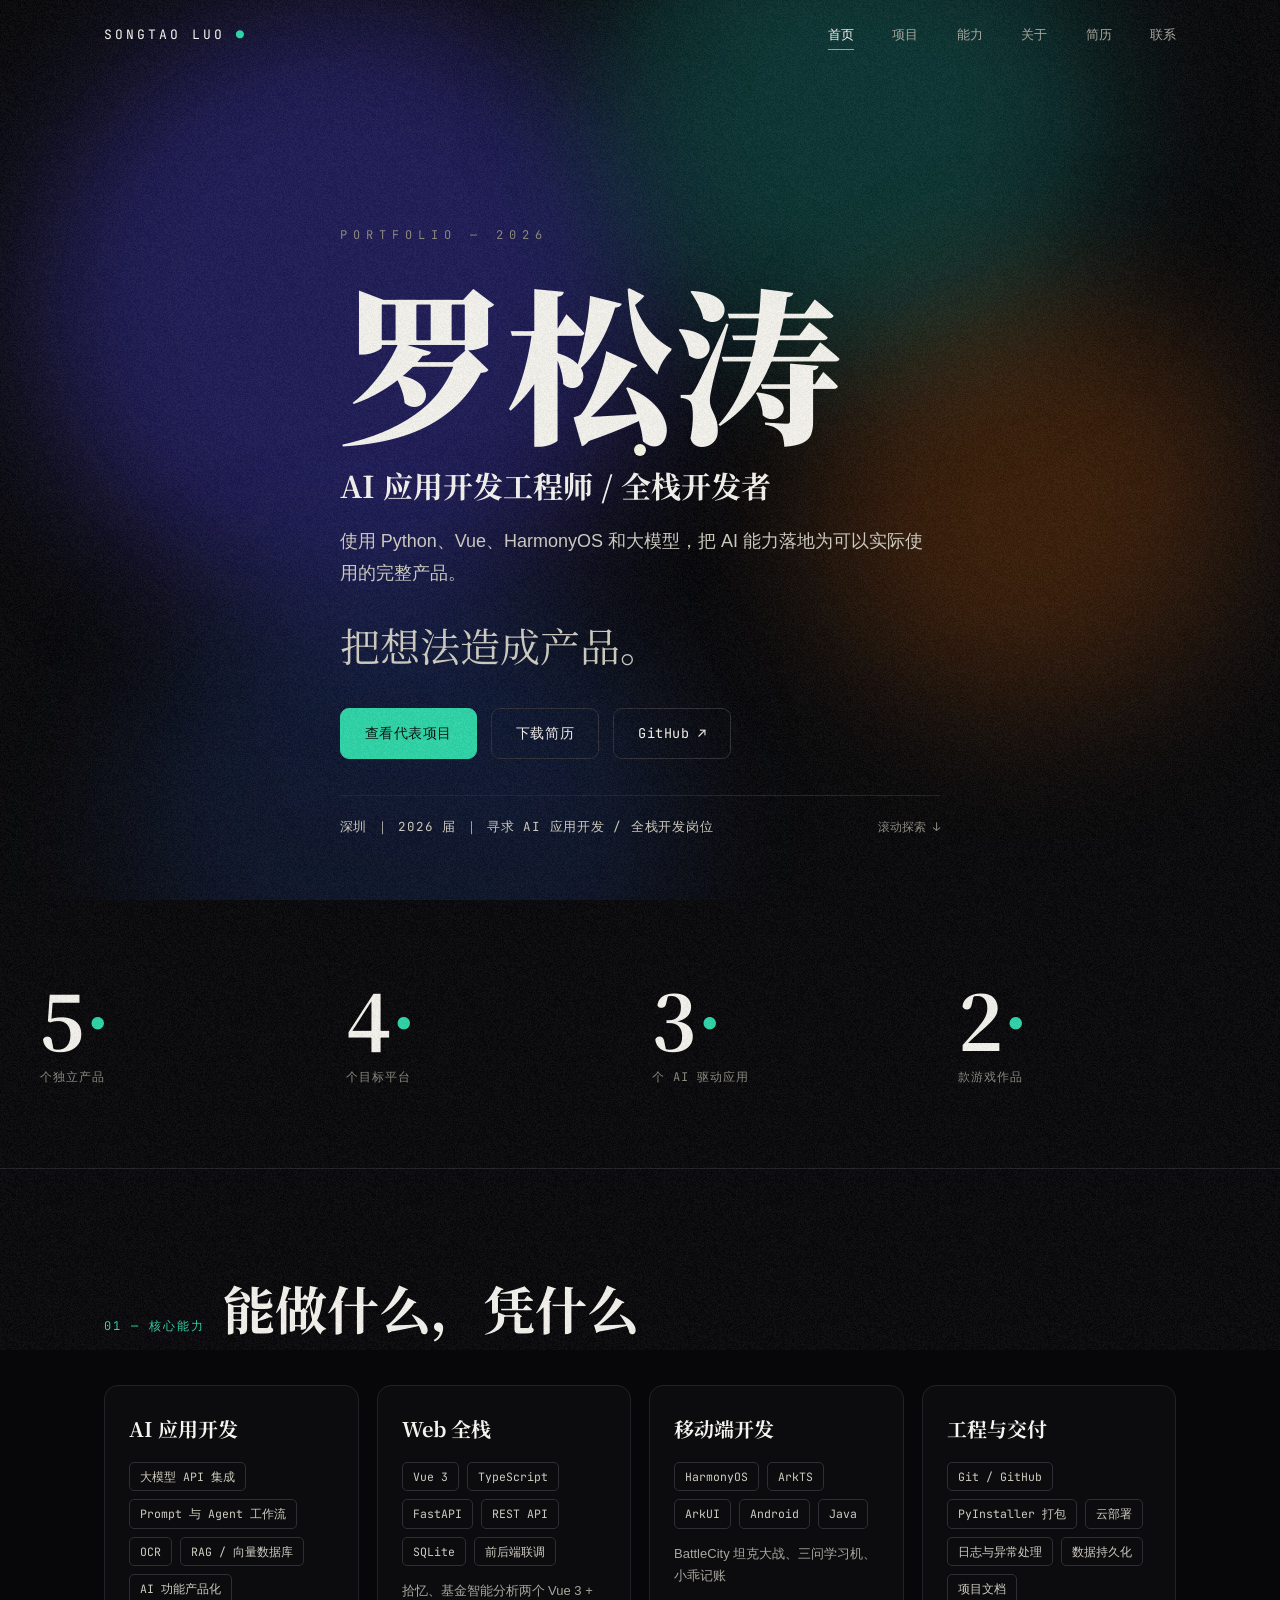
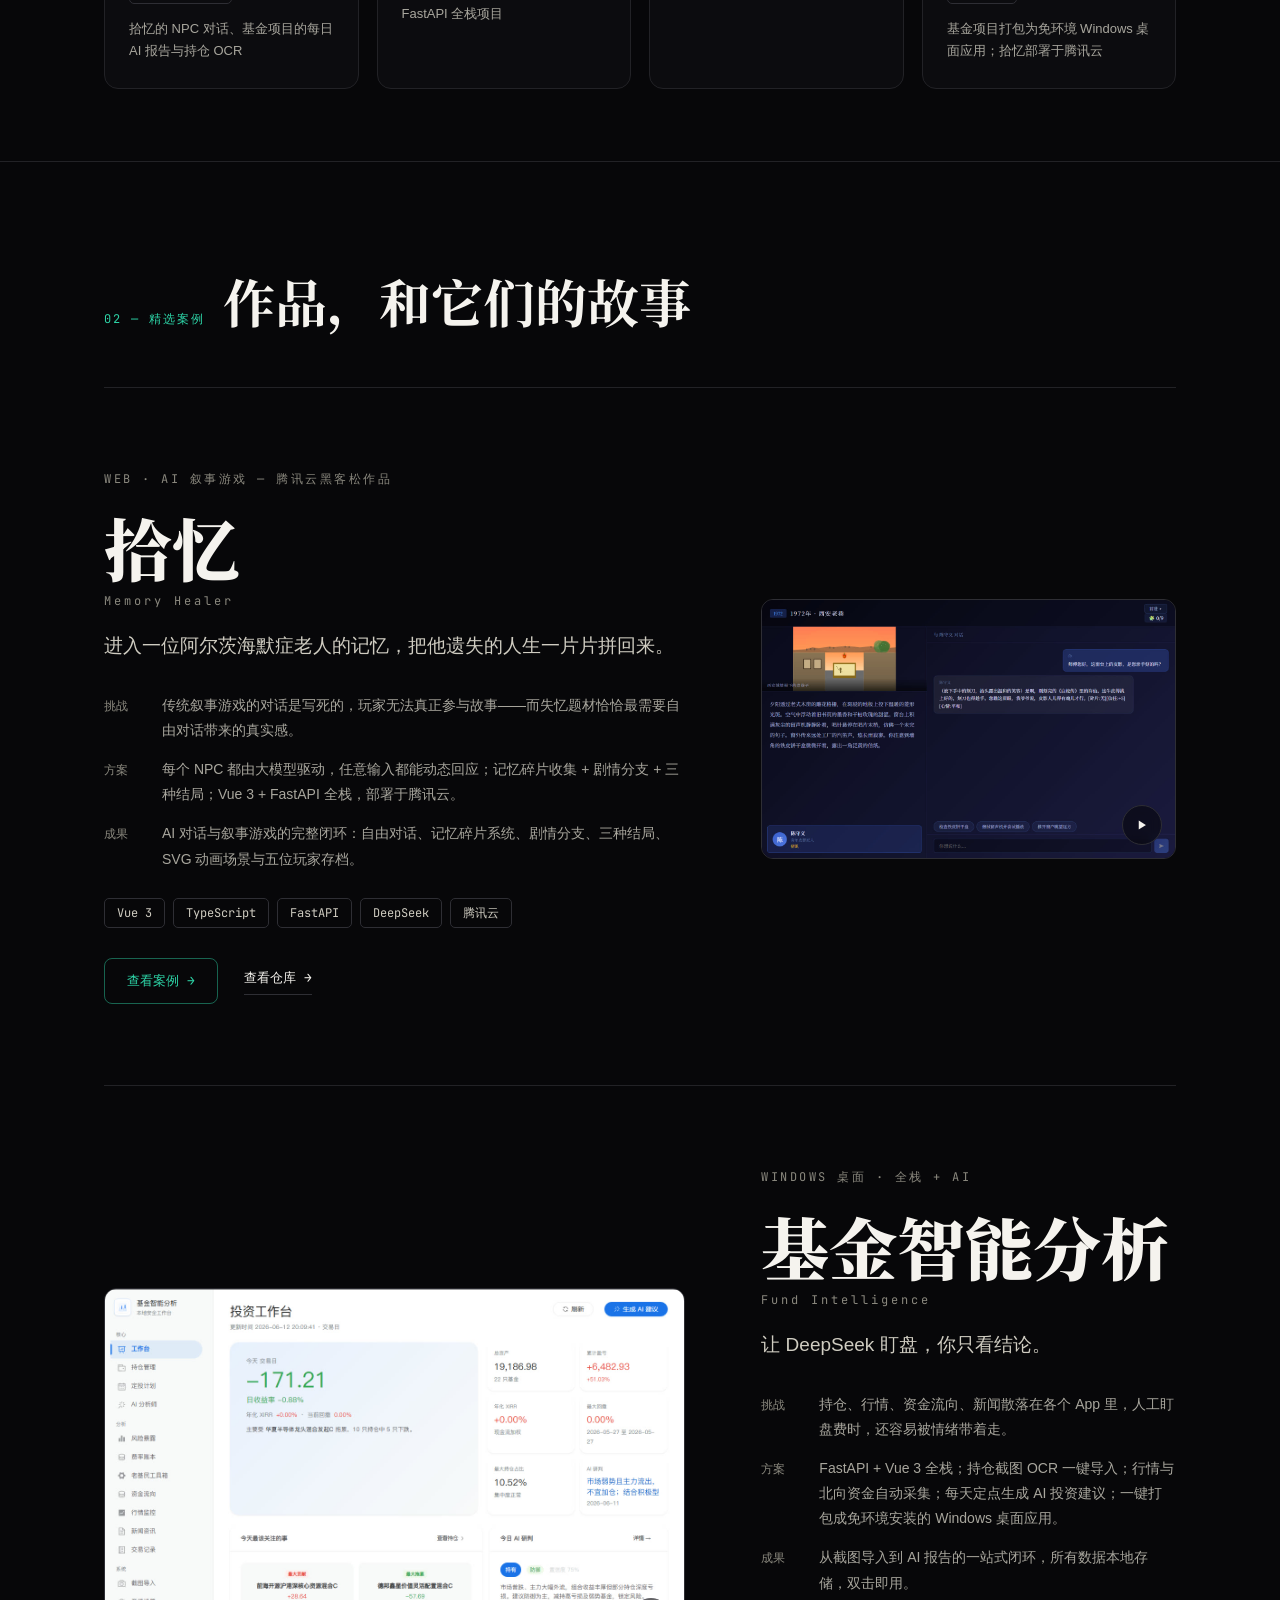
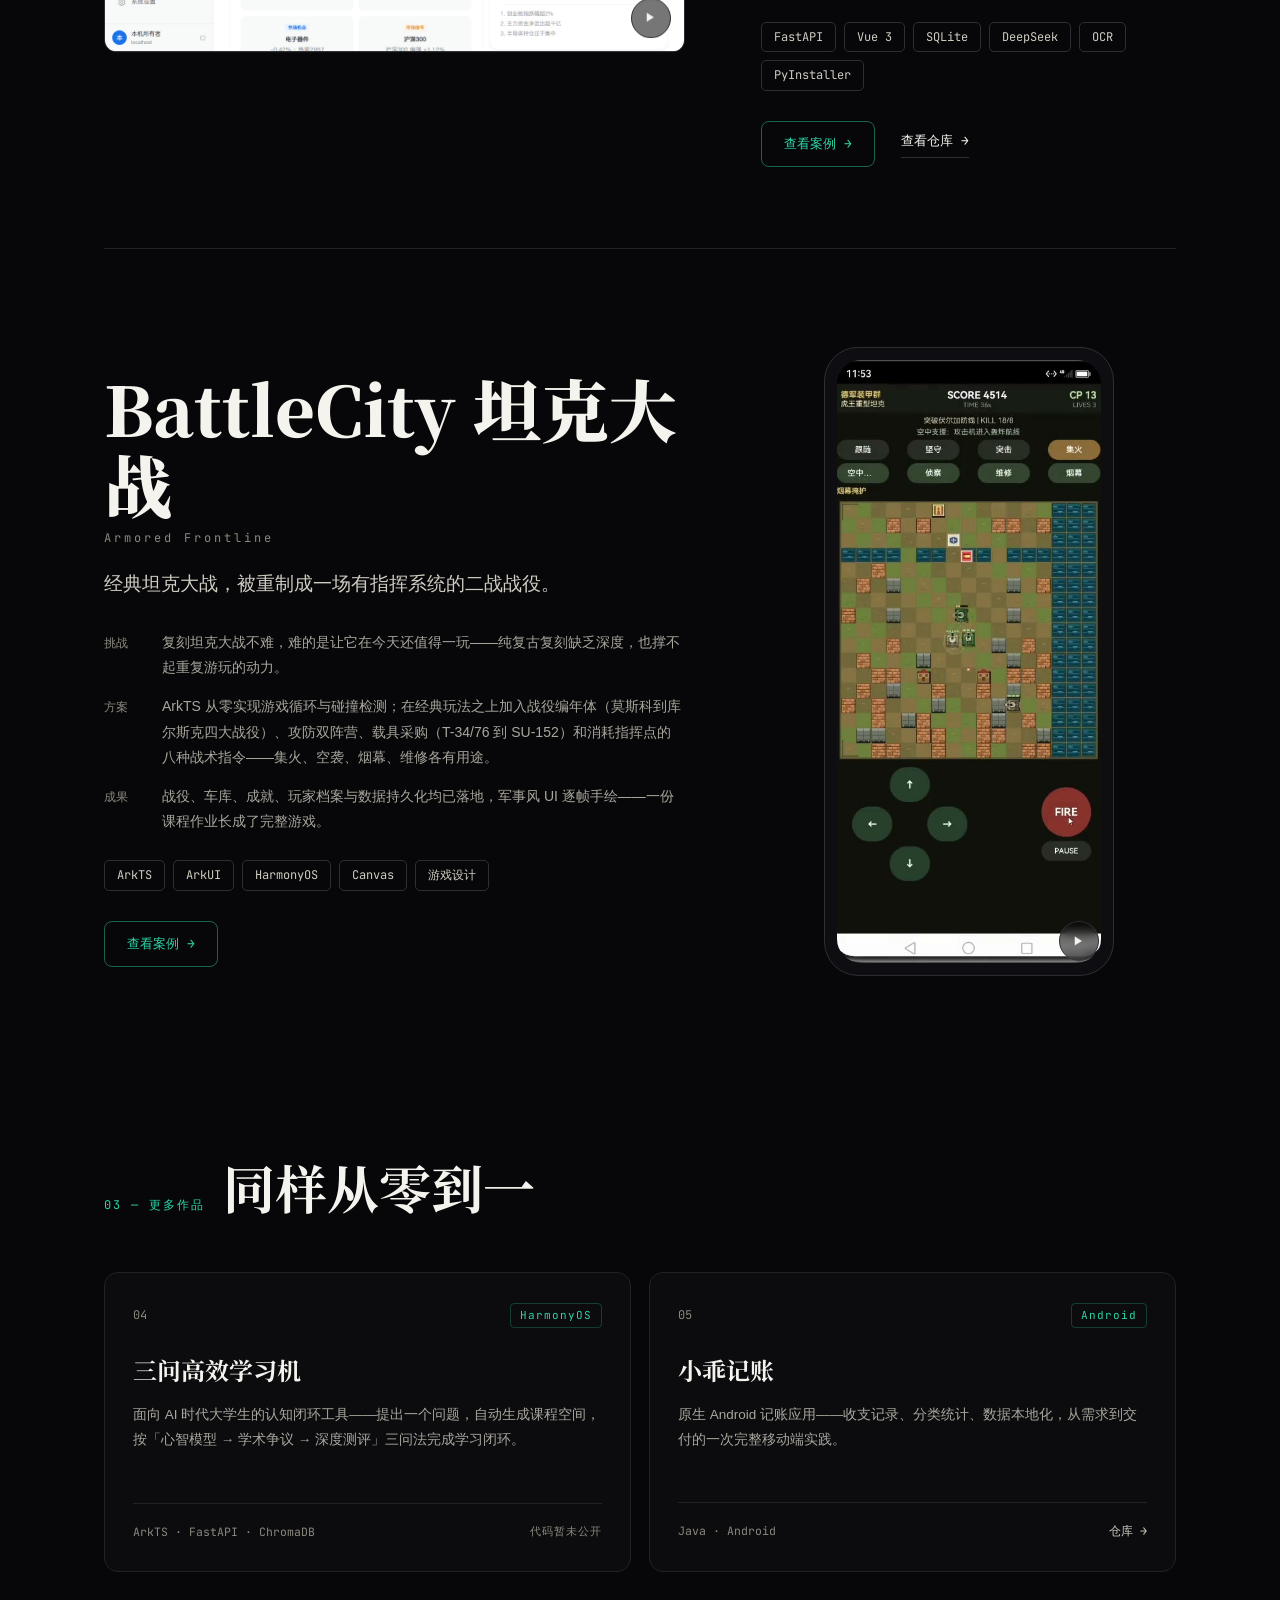
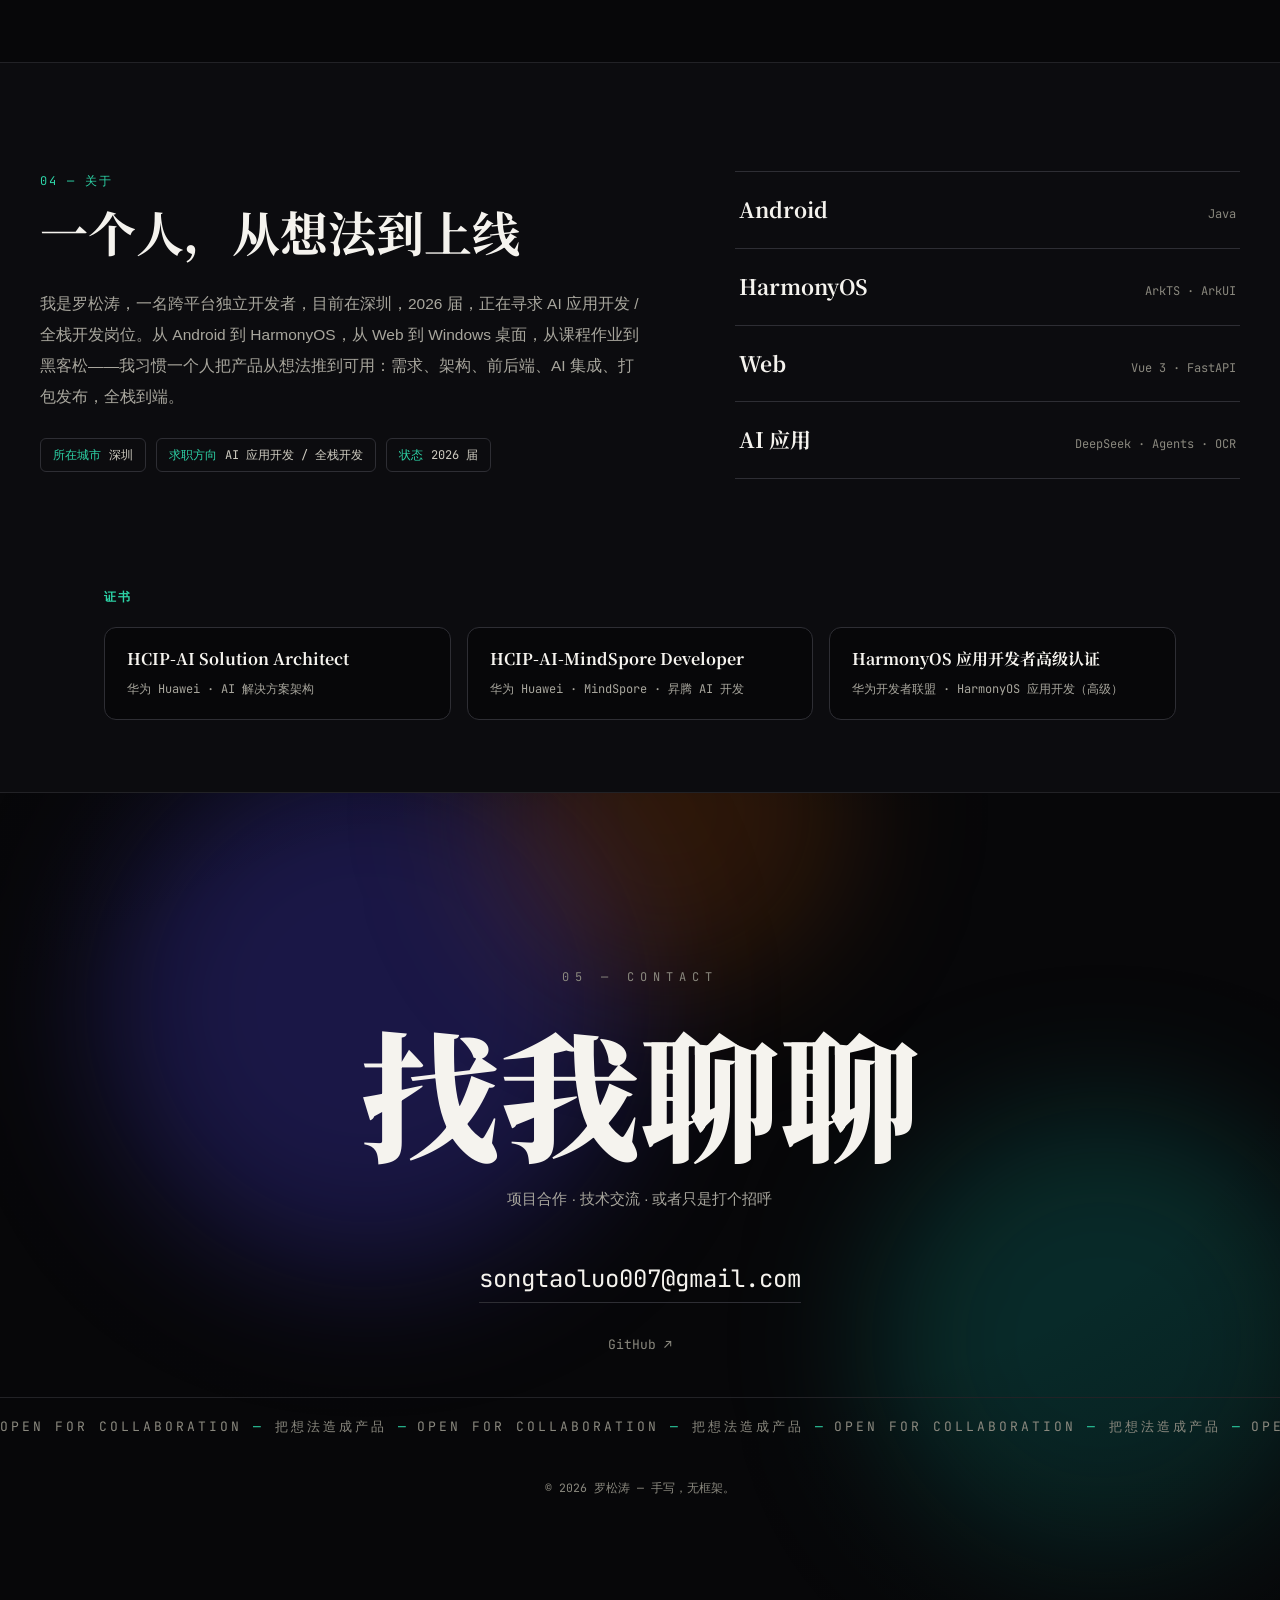
<file: index.html>
<!DOCTYPE html>
<html lang="zh-CN">
<head>
<meta charset="UTF-8">
<meta name="viewport" content="width=device-width, initial-scale=1.0">
<title>罗松涛 — AI 应用开发工程师 / 全栈开发者</title>
<meta name="description" content="罗松涛的个人作品集：AI 应用开发与全栈工程师，用 Python、Vue、HarmonyOS 和大模型把想法落地为可用产品。深圳 · 2026 届。">
<meta name="author" content="罗松涛 Songtao Luo">
<meta name="robots" content="index, follow">
<meta name="theme-color" content="#070709">
<link rel="canonical" href="https://songtaoluo007-maker.github.io/">
<meta property="og:type" content="website">
<meta property="og:site_name" content="罗松涛 · 作品集">
<meta property="og:title" content="罗松涛 — AI 应用开发工程师 / 全栈开发者">
<meta property="og:description" content="用 Python、Vue、HarmonyOS 和大模型把想法落地为可用产品。深圳 · 2026 届，寻求 AI 应用开发 / 全栈开发岗位。">
<meta property="og:url" content="https://songtaoluo007-maker.github.io/">
<meta property="og:image" content="https://songtaoluo007-maker.github.io/images/og-cover.jpg">
<meta name="twitter:card" content="summary_large_image">
<meta name="twitter:title" content="罗松涛 — AI 应用开发工程师 / 全栈开发者">
<meta name="twitter:description" content="用 Python、Vue、HarmonyOS 和大模型把想法落地为可用产品。深圳 · 2026 届。">
<meta name="twitter:image" content="https://songtaoluo007-maker.github.io/images/og-cover.jpg">
<script type="application/ld+json">
{
  "@context": "https://schema.org",
  "@graph": [
    {
      "@type": "Person",
      "name": "罗松涛",
      "alternateName": "Songtao Luo",
      "url": "https://songtaoluo007-maker.github.io/",
      "email": "mailto:songtaoluo007@gmail.com",
      "jobTitle": "AI 应用开发工程师 / 全栈开发者",
      "sameAs": ["https://github.com/songtaoluo007-maker"],
      "knowsAbout": ["AI 应用开发", "大模型应用", "Prompt 与 Agent", "Python", "FastAPI", "Vue 3", "TypeScript", "HarmonyOS", "ArkTS", "Android"]
    },
    {
      "@type": "WebSite",
      "name": "罗松涛 · 作品集",
      "url": "https://songtaoluo007-maker.github.io/"
    },
    {
      "@type": "ProfilePage",
      "name": "罗松涛 — 个人作品集",
      "url": "https://songtaoluo007-maker.github.io/"
    }
  ]
}
</script>
<link rel="icon" href="data:image/svg+xml,<svg xmlns='http://www.w3.org/2000/svg' viewBox='0 0 100 100'><circle cx='50' cy='50' r='40' fill='%232dd4a7'/></svg>">
<link rel="preconnect" href="https://fonts.googleapis.com">
<link rel="preconnect" href="https://fonts.gstatic.com" crossorigin>
<link href="https://fonts.googleapis.com/css2?family=JetBrains+Mono:wght@400;500&family=Noto+Serif+SC:wght@400;700;900&display=swap" rel="stylesheet">
<link rel="stylesheet" href="assets/css/main.css">
</head>
<body>
<a class="skip" href="#app">跳到主内容</a>
<div class="cur" id="cur"></div>
<div class="grain" id="grain"></div>
<nav id="nav" aria-label="主导航"><div class="bar">
  <a href="#top" class="logo" id="logo" aria-label="罗松涛 — 回到顶部"></a>
  <button class="nav-toggle" id="navToggle" type="button" aria-label="打开菜单" aria-expanded="false" aria-controls="navLinks">
    <span></span><span></span><span></span>
  </button>
  <div class="links" id="navLinks"></div>
</div></nav>
<main id="app" tabindex="-1"></main>

<script src="content.js"></script>
<script src="assets/js/aurora.js"></script>
<script src="assets/js/video.js"></script>
<script src="assets/js/app.js"></script>
</body>
</html>
</file>
<file: assets/css/main.css>
:root{
  --bg:#070709; --bg2:#0c0c0f; --panel:#101014;
  --ink:#f5f3ee; --ink2:#cfccc1; --mut:#a8a69d; --dim:#8a887e;
  --line:#222226; --line2:#2e2e34;
  --accent:#2dd4a7;
  --serif:'Noto Serif SC',Georgia,serif;
  --mono:'JetBrains Mono',ui-monospace,'SFMono-Regular',Consolas,monospace;
  --sans:-apple-system,BlinkMacSystemFont,'Segoe UI','PingFang SC','Hiragino Sans GB','Microsoft YaHei',sans-serif;
  --ease:cubic-bezier(.22,.61,.36,1);
}
*{margin:0;padding:0;box-sizing:border-box}
html{scroll-behavior:smooth}
body{background:var(--bg);color:var(--ink);font-family:var(--sans);font-size:16px;line-height:1.7;overflow-x:hidden;-webkit-font-smoothing:antialiased}
::selection{background:var(--accent);color:#06120e}
a{color:inherit;text-decoration:none}
.mono{font-family:var(--mono)}
.wrap{max-width:1200px;margin:0 auto;padding:0 clamp(20px,5vw,64px)}

.grain{position:fixed;inset:-50%;width:200%;height:200%;z-index:90;pointer-events:none;opacity:.05;animation:grain 8s steps(10) infinite}
@keyframes grain{0%,100%{transform:translate(0,0)}10%{transform:translate(-5%,-10%)}20%{transform:translate(-15%,5%)}30%{transform:translate(7%,-25%)}40%{transform:translate(-5%,25%)}50%{transform:translate(-15%,10%)}60%{transform:translate(15%,0)}70%{transform:translate(0,15%)}80%{transform:translate(3%,35%)}90%{transform:translate(-10%,10%)}}

.cur{display:none}
@media(pointer:fine){
  html.custom-cursor,html.custom-cursor a,html.custom-cursor button{cursor:none}
  html.custom-cursor .cur{display:block;position:fixed;left:0;top:0;width:12px;height:12px;border-radius:50%;background:#fff;mix-blend-mode:difference;pointer-events:none;z-index:300;transform:translate(-50%,-50%);transition:width .3s var(--ease),height .3s var(--ease),opacity .3s}
  html.custom-cursor .cur.big{width:52px;height:52px}
}

nav{position:fixed;top:0;left:0;right:0;z-index:100;transition:background .4s,border-color .4s;border-bottom:1px solid transparent}
nav.scrolled{background:rgba(7,7,9,.78);backdrop-filter:blur(14px);-webkit-backdrop-filter:blur(14px);border-bottom-color:var(--line)}
nav .bar{display:flex;justify-content:space-between;align-items:center;padding:20px clamp(20px,5vw,64px);max-width:1200px;margin:0 auto}
nav .logo{font-family:var(--mono);font-size:13px;letter-spacing:3px;color:var(--ink)}
nav .logo b{color:var(--accent);font-weight:400}
nav .links{display:flex;gap:clamp(18px,3vw,40px)}
nav .links a{font-size:13px;color:var(--mut);position:relative;padding:4px 0;transition:color .3s}
nav .links a::after{content:"";position:absolute;left:0;bottom:0;width:0;height:1px;background:var(--accent);transition:width .35s var(--ease)}
nav .links a:hover{color:var(--ink)}
nav .links a:hover::after{width:100%}

.hero{position:relative;min-height:100svh;display:flex;flex-direction:column;justify-content:flex-end;overflow:hidden}
.hero canvas{position:absolute;inset:0;width:100%;height:100%}
.hero::before,.contact::before{content:"";position:absolute;inset:0;z-index:1;pointer-events:none;background:radial-gradient(ellipse 120% 95% at 50% 38%,transparent 38%,rgba(7,7,9,.72) 100%)}
.hero .inner{position:relative;z-index:2;padding-bottom:clamp(36px,7vh,84px)}
.kicker{font-family:var(--mono);font-size:12px;letter-spacing:6px;color:var(--dim);margin-bottom:clamp(18px,3vh,32px)}
.hero h1{font-family:var(--serif);font-weight:900;font-size:clamp(64px,13vw,168px);line-height:1.04;letter-spacing:.01em;margin-bottom:14px}
.hero .tag{font-family:var(--serif);font-weight:400;font-size:clamp(22px,3.4vw,40px);color:var(--ink2);margin-bottom:clamp(28px,5vh,56px)}
.hero .foot{display:flex;justify-content:space-between;align-items:flex-end;gap:16px;border-top:1px solid var(--line);padding-top:20px}
.hero .foot .sub{font-family:var(--mono);font-size:12.5px;color:var(--dim);letter-spacing:.06em}
.hero .foot .hint{font-family:var(--mono);font-size:12px;color:var(--dim);white-space:nowrap}
.hero .foot .hint i{display:inline-block;animation:bob 2.2s var(--ease) infinite}
@keyframes bob{0%,100%{transform:translateY(0)}50%{transform:translateY(5px)}}

.stats{border-bottom:1px solid var(--line);background:var(--bg)}
.stats .grid{display:grid;grid-template-columns:repeat(4,1fr);gap:24px;padding:clamp(48px,9vh,96px) 0}
.stat .num{font-family:var(--serif);font-weight:700;font-size:clamp(44px,6vw,76px);line-height:1;color:var(--ink)}
.stat .num em{font-style:normal;color:var(--accent)}
.stat .lbl{font-family:var(--mono);font-size:12px;color:var(--dim);margin-top:10px;letter-spacing:.08em}

.sec-head{display:flex;align-items:baseline;gap:18px;padding:clamp(72px,12vh,140px) 0 clamp(36px,6vh,64px)}
.sec-head .idx{font-family:var(--mono);font-size:12px;color:var(--accent);letter-spacing:2px}
.sec-head h2{font-family:var(--serif);font-weight:700;font-size:clamp(30px,4.4vw,52px);line-height:1.2}

.case{display:grid;grid-template-columns:minmax(0,7fr) minmax(0,5fr);gap:clamp(32px,6vw,88px);align-items:center;padding:clamp(48px,9vh,110px) 0;border-top:1px solid var(--line)}
.case.flip .txt{order:2}
.case.flip .vis{order:1}
.case .tag{font-family:var(--mono);font-size:12px;color:var(--dim);letter-spacing:2.5px;margin-bottom:20px}
.case h3{font-family:var(--serif);font-weight:900;font-size:clamp(40px,5.6vw,68px);line-height:1.12}
.case .en{font-family:var(--mono);font-size:12px;color:var(--dim);letter-spacing:3px;margin:6px 0 18px}
.case .pos{font-size:clamp(16px,1.8vw,19px);color:var(--ink2);line-height:1.75;margin-bottom:30px}
.case .row{display:flex;gap:16px;margin-bottom:14px}
.case .row .k{font-family:var(--mono);font-size:12px;color:var(--dim);flex-shrink:0;width:42px;padding-top:3px}
.case .row .v{font-size:14px;color:var(--mut);line-height:1.8}
.case .pills{display:flex;flex-wrap:wrap;gap:8px;margin:26px 0 30px}
.case .pills span{font-family:var(--mono);font-size:12px;color:var(--ink2);border:1px solid var(--line2);border-radius:5px;padding:4px 12px}
.case .lnks{display:flex;align-items:center;gap:26px;flex-wrap:wrap}
.case .lnk{font-family:var(--mono);font-size:13px;color:var(--ink);display:inline-flex;align-items:center;gap:8px;border-bottom:1px solid var(--line2);padding-bottom:5px;transition:border-color .3s,color .3s}
.case .lnk:hover{color:var(--accent);border-color:var(--accent)}
.btn-demo{font-family:var(--mono);font-size:13px;color:var(--accent);border:1px solid rgba(45,212,167,.45);border-radius:8px;padding:11px 22px;transition:background .3s,color .3s,border-color .3s}
.btn-demo:hover{background:var(--accent);border-color:var(--accent);color:#06120e}
video.shot{aspect-ratio:auto;max-height:540px;width:auto;max-width:100%;margin:0 auto;display:block}
.case .phone{background:#0e0e12;border:1px solid var(--line2);border-radius:34px;padding:12px;width:fit-content;margin:0 auto}
.case .phone video{display:block;width:clamp(210px,22vw,264px);border-radius:24px}
.case .vis{position:relative}
.case .shot{display:block;width:100%;border:1px solid var(--line2);border-radius:12px}
.case .ph{aspect-ratio:4/4.7;max-width:430px;margin:0 auto;border-radius:12px;padding:clamp(16px,2vw,24px);position:relative;overflow:hidden;border:1px solid}
.case .ph .tb{display:flex;gap:6px;margin-bottom:16px}
.case .ph .tb i{width:8px;height:8px;border-radius:50%;display:block;opacity:.55}
.case .ph .bar{height:9px;border-radius:3px;margin-bottom:10px}
.case .ph svg{width:100%;display:block;margin:14px 0}
.case .ph .cards{display:flex;gap:10px;margin:14px 0}
.case .ph .cards i{display:block;flex:1;height:54px;border-radius:8px}
.case .ph .ft{position:absolute;left:clamp(16px,2vw,24px);bottom:16px;font-family:var(--mono);font-size:11px;opacity:.5}

.works .grid{display:grid;grid-template-columns:repeat(auto-fit,minmax(280px,1fr));gap:18px;padding-bottom:clamp(60px,10vh,120px)}
.work{background:var(--bg2);border:1px solid var(--line);border-radius:14px;padding:30px 28px;display:flex;flex-direction:column;min-height:300px;transition:transform .45s var(--ease),border-color .45s,background .45s}
.work:hover{transform:translateY(-6px);border-color:var(--line2);background:var(--panel)}
.work .top{display:flex;justify-content:space-between;align-items:center;margin-bottom:22px}
.work .no{font-family:var(--mono);font-size:12px;color:var(--dim)}
.work .pf{font-family:var(--mono);font-size:11px;color:var(--accent);border:1px solid rgba(45,212,167,.25);border-radius:4px;padding:2px 9px;letter-spacing:1px}
.work h4{font-family:var(--serif);font-weight:700;font-size:24px;margin-bottom:12px}
.work p{font-size:13.5px;color:var(--mut);line-height:1.85;flex:1}
.work .bot{display:flex;justify-content:space-between;align-items:center;margin-top:24px;padding-top:18px;border-top:1px solid var(--line)}
.work .stk{font-family:var(--mono);font-size:11.5px;color:var(--dim)}
.work .go{font-family:var(--mono);font-size:12px;color:var(--ink2);transition:color .3s}
.work a.go:hover{color:var(--accent)}
.work .priv{font-family:var(--mono);font-size:11px;color:var(--dim);letter-spacing:1px}

.about{border-top:1px solid var(--line);background:var(--bg2)}
.about .grid{display:grid;grid-template-columns:minmax(0,6fr) minmax(0,5fr);gap:clamp(40px,7vw,100px);padding:clamp(72px,12vh,150px) 0}
.about h2{font-family:var(--serif);font-weight:700;font-size:clamp(30px,4vw,48px);line-height:1.25;margin-bottom:26px}
.about .txt{font-size:15.5px;color:var(--mut);line-height:2}
.about .pl{border-top:1px solid var(--line2)}
.about .pl .row{display:flex;justify-content:space-between;align-items:baseline;padding:20px 4px;border-bottom:1px solid var(--line2);transition:padding .35s var(--ease)}
.about .pl .row:hover{padding-left:14px}
.about .pl .n{font-family:var(--serif);font-size:21px;font-weight:700}
.about .pl .d{font-family:var(--mono);font-size:12px;color:var(--dim)}

.contact{position:relative;min-height:92svh;display:flex;flex-direction:column;justify-content:center;overflow:hidden;border-top:1px solid var(--line)}
.contact canvas{position:absolute;inset:0;width:100%;height:100%}
.contact .inner{position:relative;z-index:2;text-align:center;padding:80px 20px 40px}
.contact .k{font-family:var(--mono);font-size:12px;letter-spacing:6px;color:var(--dim);margin-bottom:26px}
.contact h2{font-family:var(--serif);font-weight:900;font-size:clamp(56px,11vw,140px);line-height:1.1;margin-bottom:18px}
.contact .sub{font-size:15px;color:var(--mut);margin-bottom:48px}
.contact .mail{font-family:var(--mono);font-size:clamp(16px,2.6vw,24px);color:var(--ink);border-bottom:1px solid var(--line2);padding-bottom:8px;transition:color .3s,border-color .3s}
.contact .mail:hover{color:var(--accent);border-color:var(--accent)}
.contact .gh{display:inline-flex;align-items:center;gap:8px;font-family:var(--mono);font-size:13px;color:var(--dim);margin-top:34px;transition:color .3s}
.contact .gh:hover{color:var(--ink)}
.contact .inner-foot{position:relative;z-index:2}

.marq{overflow:hidden;border-top:1px solid var(--line);padding:18px 0;position:relative;z-index:2}
.marq .track{display:flex;width:max-content;animation:marq 36s linear infinite}
.marq span{font-family:var(--mono);font-size:13px;letter-spacing:3px;color:var(--dim);white-space:nowrap;padding-right:8px}
.marq span b{color:var(--accent);font-weight:400}
@keyframes marq{from{transform:translateX(0)}to{transform:translateX(-50%)}}
footer{position:relative;z-index:2;text-align:center;font-family:var(--mono);font-size:11.5px;color:var(--dim);padding:22px 20px 28px}

.rv{opacity:0;transform:translateY(30px);transition:opacity .9s var(--ease),transform .9s var(--ease);transition-delay:var(--d,0s)}
.rv.on{opacity:1;transform:none}

@media(max-width:900px){
  .case{grid-template-columns:1fr;gap:40px}
  .case.flip .txt{order:1}
  .case.flip .vis{order:2}
  .works .grid{grid-template-columns:1fr}
  .work{min-height:0}
  .about .grid{grid-template-columns:1fr;gap:48px}
  .stats .grid{grid-template-columns:repeat(2,1fr);gap:40px 16px}
}
@media(prefers-reduced-motion:reduce){
  html{scroll-behavior:auto}
  .rv{opacity:1;transform:none;transition:none}
  .marq .track,.hero .foot .hint i,.grain{animation:none}
}

/* ============ 阶段2：首屏职业定位 + CTA ============ */
.hero .role{font-family:var(--serif);font-weight:700;font-size:clamp(20px,2.8vw,30px);color:var(--ink);margin-bottom:14px}
.hero .intro{max-width:60ch;font-size:clamp(15px,1.7vw,18px);color:var(--ink2);line-height:1.8;margin-bottom:clamp(16px,2.4vh,24px)}
.hero .tag{margin-bottom:clamp(22px,3.2vh,32px)}
.hero .ctas{display:flex;flex-wrap:wrap;gap:14px;margin-bottom:clamp(26px,4vh,42px)}
.hero .foot .sub{color:var(--ink2)}
.btn{font-family:var(--mono);font-size:13.5px;letter-spacing:.04em;padding:13px 24px;border-radius:9px;border:1px solid transparent;transition:background .3s var(--ease),color .3s,border-color .3s,transform .3s,box-shadow .3s}
.btn-primary{background:var(--accent);color:#06120e;border-color:var(--accent)}
.btn-primary:hover{transform:translateY(-2px);box-shadow:0 8px 24px rgba(45,212,167,.22)}
.btn-ghost{color:var(--ink);border-color:var(--line2)}
.btn-ghost:hover{border-color:var(--accent);color:var(--accent)}
.btn:focus-visible{outline:2px solid var(--accent);outline-offset:3px}

/* ============ 阶段2：导航移动端折叠菜单 ============ */
.nav-toggle{display:none;flex-direction:column;justify-content:center;gap:5px;width:42px;height:42px;padding:9px;background:none;border:1px solid var(--line2);border-radius:8px;cursor:pointer}
.nav-toggle span{display:block;height:2px;width:100%;background:var(--ink);border-radius:2px;transition:transform .3s var(--ease),opacity .3s}
.nav-toggle:focus-visible{outline:2px solid var(--accent);outline-offset:3px}
@media(max-width:720px){
  .nav-toggle{display:flex}
  nav .links{position:fixed;top:0;right:0;height:100svh;width:min(78vw,300px);flex-direction:column;justify-content:center;gap:6px;padding:48px 40px;background:rgba(7,7,9,.97);backdrop-filter:blur(16px);-webkit-backdrop-filter:blur(16px);border-left:1px solid var(--line);transform:translateX(100%);transition:transform .4s var(--ease);z-index:200}
  nav .links a{font-size:18px;padding:10px 0}
  body.menu-open nav .links{transform:none}
  body.menu-open{overflow:hidden}
  body.menu-open .nav-toggle span:nth-child(1){transform:translateY(7px) rotate(45deg)}
  body.menu-open .nav-toggle span:nth-child(2){opacity:0}
  body.menu-open .nav-toggle span:nth-child(3){transform:translateY(-7px) rotate(-45deg)}
}
@media(max-width:600px){
  .hero .foot{flex-direction:column;align-items:flex-start;gap:10px}
}

/* ============ 阶段2：核心能力 ============ */
.skills{border-bottom:1px solid var(--line)}
.skills .sec-head{padding-bottom:clamp(28px,5vh,52px)}
.skill-grid{display:grid;grid-template-columns:repeat(auto-fit,minmax(240px,1fr));gap:18px;padding-bottom:clamp(40px,8vh,90px)}
.skill{background:var(--bg2);border:1px solid var(--line);border-radius:14px;padding:26px 24px;transition:border-color .4s var(--ease),background .4s}
.skill:hover{border-color:var(--line2);background:var(--panel)}
.skill h3{font-family:var(--serif);font-weight:700;font-size:20px;margin-bottom:16px}
.skill .tags{display:flex;flex-wrap:wrap;gap:8px;margin-bottom:14px}
.skill .tags span{font-family:var(--mono);font-size:11.5px;color:var(--ink2);border:1px solid var(--line2);border-radius:5px;padding:4px 10px}
.skill .proof{font-size:13px;color:var(--mut);line-height:1.7}

/* ============ 阶段3：关于元信息 + 证书 ============ */
.about .meta{display:flex;flex-wrap:wrap;gap:10px;margin-top:26px}
.about .meta-item{font-family:var(--mono);font-size:12px;color:var(--ink2);border:1px solid var(--line2);border-radius:6px;padding:6px 12px}
.about .meta-item b{color:var(--accent);font-weight:400;margin-right:8px}
.certs-wrap{padding-bottom:clamp(40px,8vh,90px)}
.certs-title{font-family:var(--mono);font-size:12px;letter-spacing:2px;color:var(--accent);margin-bottom:20px}
.certs{display:grid;grid-template-columns:repeat(auto-fit,minmax(260px,1fr));gap:16px}
.cert{background:var(--bg);border:1px solid var(--line2);border-radius:12px;padding:20px 22px}
.cert-name{font-family:var(--serif);font-weight:700;font-size:16px;line-height:1.4;margin-bottom:8px}
.cert-meta{font-family:var(--mono);font-size:12px;color:var(--mut)}

/* ============ 阶段4：案例详情页 ============ */
.p-hero{position:relative;overflow:hidden;border-bottom:1px solid var(--line);padding:clamp(96px,15vh,160px) 0 clamp(40px,7vh,72px)}
.p-hero canvas{position:absolute;inset:0;width:100%;height:100%;z-index:0}
.p-hero::before{content:"";position:absolute;inset:0;z-index:1;pointer-events:none;background:radial-gradient(ellipse 120% 100% at 28% 30%,transparent 30%,rgba(7,7,9,.82) 100%)}
.p-hero-inner{position:relative;z-index:2}
.back{display:inline-block;font-family:var(--mono);font-size:13px;color:var(--mut);margin-bottom:clamp(24px,5vh,46px);transition:color .3s}
.back:hover{color:var(--accent)}
.p-kicker{font-family:var(--mono);font-size:12px;letter-spacing:4px;color:var(--dim);margin-bottom:14px}
.p-hero h1{font-family:var(--serif);font-weight:900;font-size:clamp(40px,7vw,88px);line-height:1.05;margin-bottom:16px}
.p-lead{font-size:clamp(17px,2.2vw,22px);color:var(--ink2);line-height:1.6;max-width:48ch;margin-bottom:26px}
.p-meta{display:flex;flex-wrap:wrap;gap:10px;margin-bottom:24px}
.p-meta span{font-family:var(--mono);font-size:12px;color:var(--ink2);border:1px solid var(--line2);border-radius:6px;padding:6px 12px}
.p-meta b{color:var(--accent);font-weight:400;margin-right:8px}
.p-links{display:flex;flex-wrap:wrap;gap:14px}
.p-link{font-family:var(--mono);font-size:13px;color:var(--ink);border:1px solid var(--line2);border-radius:8px;padding:11px 20px;transition:border-color .3s,color .3s,transform .3s}
.p-link:hover{border-color:var(--accent);color:var(--accent);transform:translateY(-2px)}
.p-link:focus-visible{outline:2px solid var(--accent);outline-offset:3px}
.p-body{max-width:820px;padding-top:clamp(40px,7vh,72px);padding-bottom:clamp(60px,10vh,120px)}
.p-media{margin-bottom:clamp(40px,7vh,72px)}
.p-media .shot{display:block;width:100%;border:1px solid var(--line2);border-radius:12px}
.p-media .phone{background:#0e0e12;border:1px solid var(--line2);border-radius:34px;padding:12px;width:fit-content;margin:0 auto}
.p-media .phone video{display:block;width:clamp(220px,42vw,300px);border-radius:24px}
.p-block{margin-bottom:clamp(34px,6vh,56px)}
.p-block h2{font-family:var(--serif);font-weight:700;font-size:clamp(22px,3vw,30px);margin-bottom:16px;padding-bottom:12px;border-bottom:1px solid var(--line)}
.p-block p{font-size:16px;color:var(--ink2);line-height:1.9;white-space:pre-line}
.p-flow{list-style:none;counter-reset:step;display:flex;flex-direction:column;gap:14px}
.p-flow li{position:relative;padding-left:46px;font-size:15.5px;color:var(--ink2);line-height:1.7;counter-increment:step;min-height:30px;display:flex;align-items:center}
.p-flow li::before{content:counter(step);position:absolute;left:0;top:0;width:30px;height:30px;border-radius:50%;border:1px solid var(--accent);color:var(--accent);font-family:var(--mono);font-size:13px;display:flex;align-items:center;justify-content:center}
.p-arch{display:block;width:100%;border:1px solid var(--line2);border-radius:12px;margin-top:18px}
.p-pills{display:flex;flex-wrap:wrap;gap:8px}
.p-pills span{font-family:var(--mono);font-size:12px;color:var(--ink2);border:1px solid var(--line2);border-radius:5px;padding:5px 12px}
.p-nav{position:static;display:flex;justify-content:space-between;gap:16px;margin-top:clamp(40px,7vh,64px);border-top:1px solid var(--line);padding-top:28px}
.p-nav a{display:flex;flex-direction:column;gap:6px;max-width:48%}
.p-nav a.next{text-align:right;margin-left:auto;align-items:flex-end}
.p-nav a span{font-family:var(--mono);font-size:12px;color:var(--dim)}
.p-nav a b{font-family:var(--serif);font-weight:700;font-size:18px;color:var(--ink);transition:color .3s}
.p-nav a:hover b{color:var(--accent)}
@media(max-width:600px){ .p-nav a b{font-size:15px} }

/* ============ 阶段5：视频懒播放控制 ============ */
.vbox{position:relative}
.shotbox{display:block}
.vbtn{position:absolute;right:14px;bottom:14px;width:40px;height:40px;border-radius:50%;border:1px solid var(--line2);background:rgba(7,7,9,.55);backdrop-filter:blur(6px);-webkit-backdrop-filter:blur(6px);color:var(--ink);cursor:pointer;z-index:4;display:flex;align-items:center;justify-content:center;font-size:11px;line-height:1;opacity:0;transition:opacity .3s,border-color .3s,color .3s}
.vbox:hover .vbtn,.vbox.paused .vbtn,.vbtn:focus-visible{opacity:1}
.vbtn:hover{border-color:var(--accent);color:var(--accent)}
.vbtn:focus-visible{outline:2px solid var(--accent);outline-offset:3px}
.vbtn::before{content:"\275A\275A";letter-spacing:2px}
.vbox.paused .vbtn::before{content:"\25B6";letter-spacing:0}

/* ============ 阶段6：无障碍 ============ */
.skip{position:fixed;top:10px;left:10px;z-index:400;background:var(--accent);color:#06120e;font-family:var(--mono);font-size:13px;font-weight:500;padding:10px 16px;border-radius:8px;transform:translateY(-160%);transition:transform .25s var(--ease)}
.skip:focus{transform:none;outline:none}
a:focus-visible,button:focus-visible{outline:2px solid var(--accent);outline-offset:3px;border-radius:3px}
nav .links a[aria-current]{color:var(--ink)}
nav .links a[aria-current]::after{width:100%}
</file>
